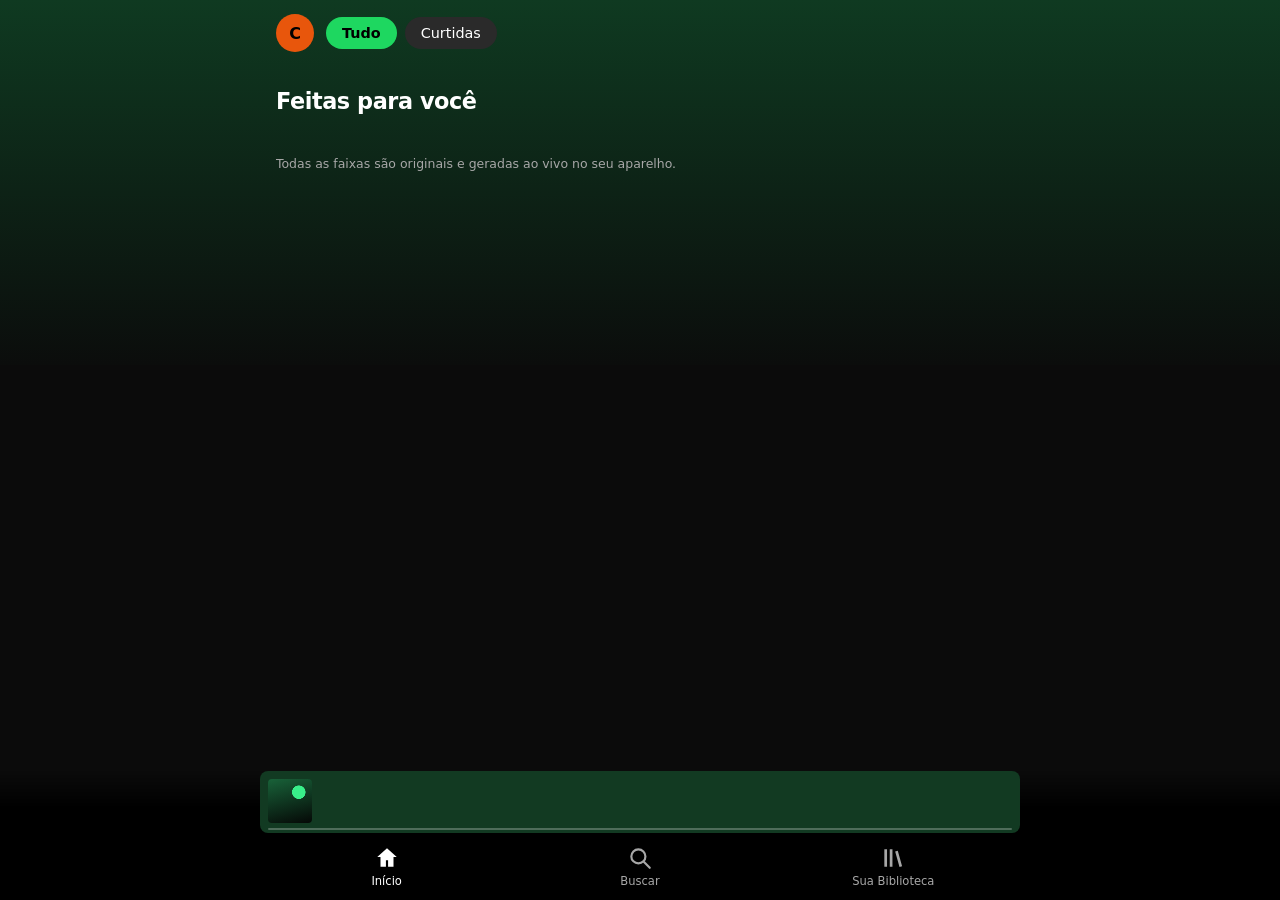
<file: index.html>
<!DOCTYPE html>
<html lang="pt-BR">
<head>
<meta charset="utf-8">
<meta name="viewport" content="width=device-width, initial-scale=1">
<title>Costafy</title>
<meta http-equiv="refresh" content="0;url=www/">
</head>
<body>
<p><a href="www/">Abrir o Costafy</a></p>
</body>
</html>
</file>
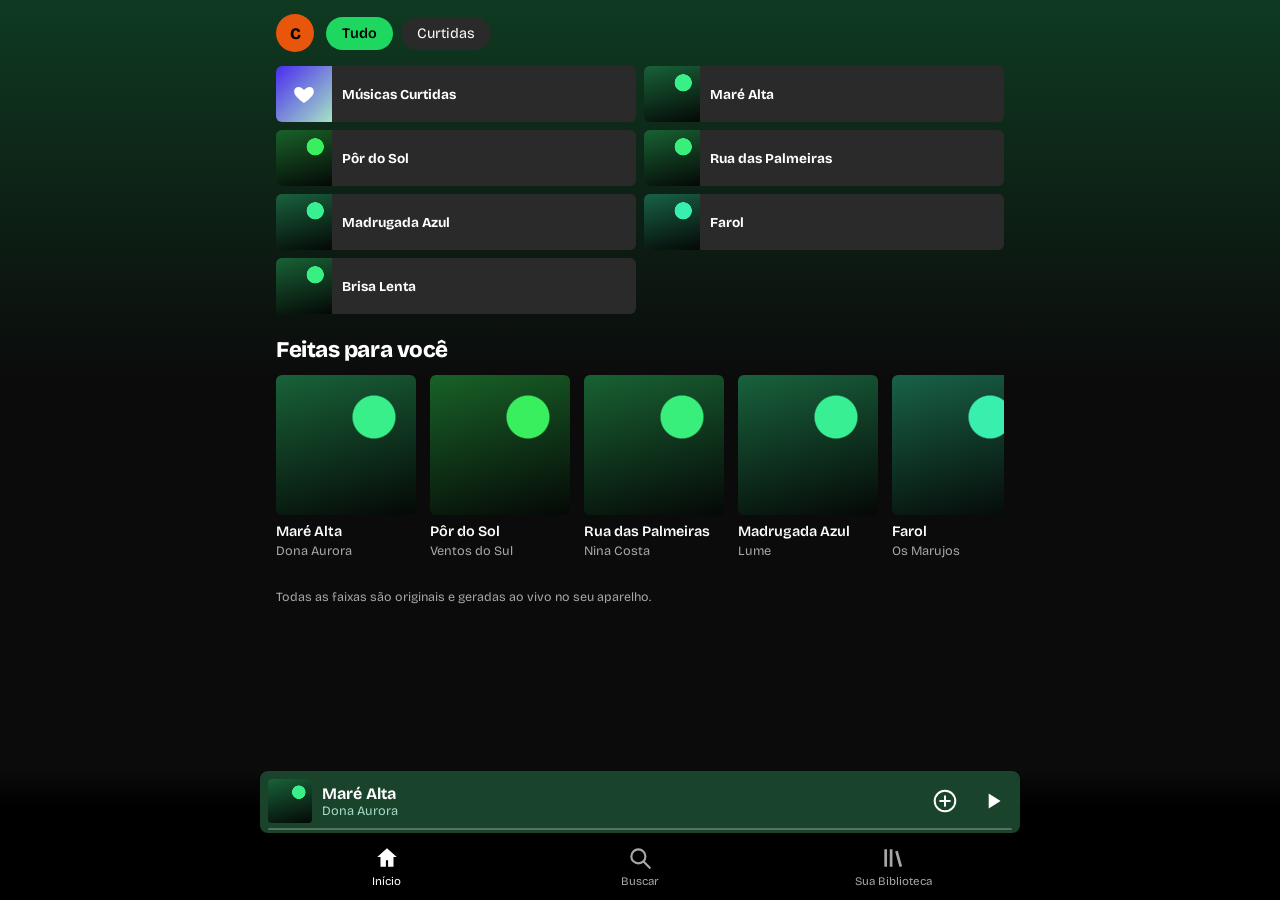
<file: www/index.html>
<!DOCTYPE html>
<html lang="pt-BR">
<head>
<meta charset="utf-8">
<meta name="viewport" content="width=device-width, initial-scale=1, viewport-fit=cover">
<title>Costafy</title>
<link rel="stylesheet" href="https://fonts.googleapis.com/css2?family=Bricolage+Grotesque:wght@400;600;800&display=swap">
<link rel="stylesheet" href="css/app.css">
</head>
<body>
<main class="wrap">
 <section id="v-home">
  <div class="topr"><div class="av">C</div><button class="chip" data-f="all" aria-pressed="true">Tudo</button><button class="chip" data-f="liked" aria-pressed="false">Curtidas</button></div>
  <div class="grid" id="grid"></div>
  <h2>Feitas para você</h2>
  <div class="hs" id="hs"></div>
  <p class="fine">Todas as faixas são originais e geradas ao vivo no seu aparelho.</p>
 </section>
 <section id="v-search" hidden><h2>Buscar</h2><input type="search" id="q" placeholder="O que você quer ouvir?" aria-label="Buscar"><div id="sl"></div></section>
 <section id="v-lib" hidden><h2>Sua Biblioteca</h2><div id="ll"></div></section>
</main>

<div class="dock">
 <div class="mini" id="mini">
  <div class="art" id="mart"></div>
  <div class="m"><b id="mt"></b><span id="ma"></span></div>
  <button class="ib" id="mlk" aria-label="Curtir"></button>
  <button class="ib" id="mpp" aria-label="Tocar"></button>
  <div class="mp"><i id="mpi"></i></div>
 </div>
 <nav>
  <button data-v="home" aria-current="true"><svg viewBox="0 0 24 24"><path d="M12 3l9 8h-3v9h-5v-6h-2v6H6v-9H3z"/></svg>Início</button>
  <button data-v="search"><svg viewBox="0 0 24 24"><circle cx="10.5" cy="10.5" r="6.5" fill="none" stroke="currentColor" stroke-width="2"/><path d="M15.5 15.5L21 21" stroke="currentColor" stroke-width="2" stroke-linecap="round"/></svg>Buscar</button>
  <button data-v="lib"><svg viewBox="0 0 24 24"><path d="M4 4h2.5v16H4zM9 4h2.5v16H9zM14 6l2.4-.6 4 14.2-2.4.6z"/></svg>Sua Biblioteca</button>
 </nav>
</div>

<div class="fp" id="fp" hidden>
 <div class="hd"><button class="ib" id="fc" aria-label="Fechar"><svg viewBox="0 0 24 24"><path d="M5 9l7 7 7-7" fill="none" stroke="currentColor" stroke-width="2.2" stroke-linecap="round" stroke-linejoin="round"/></svg></button><div>Tocando da playlist<b>Costafy Mix</b></div><span style="width:38px"></span></div>
 <div class="art cover" id="fart"></div>
 <div class="ti"><div><h1 id="ft"></h1><span id="fa"></span></div><button class="ib" id="flk" aria-label="Curtir"></button></div>
 <input type="range" id="sk" min="0" max="1000" value="0" aria-label="Posição">
 <div class="tm"><span id="tc">0:00</span><span id="td">0:00</span></div>
 <div class="ctl">
  <button class="ib" id="sh" aria-label="Aleatório"><svg viewBox="0 0 24 24"><path d="M3 6h3.5c3 0 4 2 5.5 6s2.5 6 5.5 6H21M3 18h3.5c1.5 0 2.6-.6 3.5-1.6M14 7.2c.9-.7 1.9-1.2 3.5-1.2H21M18.5 3L21.5 6l-3 3M18.5 15l3 3-3 3" fill="none" stroke="currentColor" stroke-width="2" stroke-linecap="round" stroke-linejoin="round"/></svg></button>
  <button class="ib" id="pv" aria-label="Anterior"><svg viewBox="0 0 24 24"><path d="M6 6h2v12H6zM20 6v12L9 12z"/></svg></button>
  <button class="ib big" id="fpp" aria-label="Tocar"></button>
  <button class="ib" id="nx" aria-label="Próxima"><svg viewBox="0 0 24 24"><path d="M16 6h2v12h-2zM4 6l11 6-11 6z"/></svg></button>
  <span style="width:38px"></span>
 </div>
 <canvas id="cv" width="640" height="56"></canvas>
 <div class="vr">Volume<input type="range" id="vo" min="0" max="100" value="70" aria-label="Volume"></div>
</div>

<script type="module" src="js/main.js"></script>
</body>
</html>
</file>
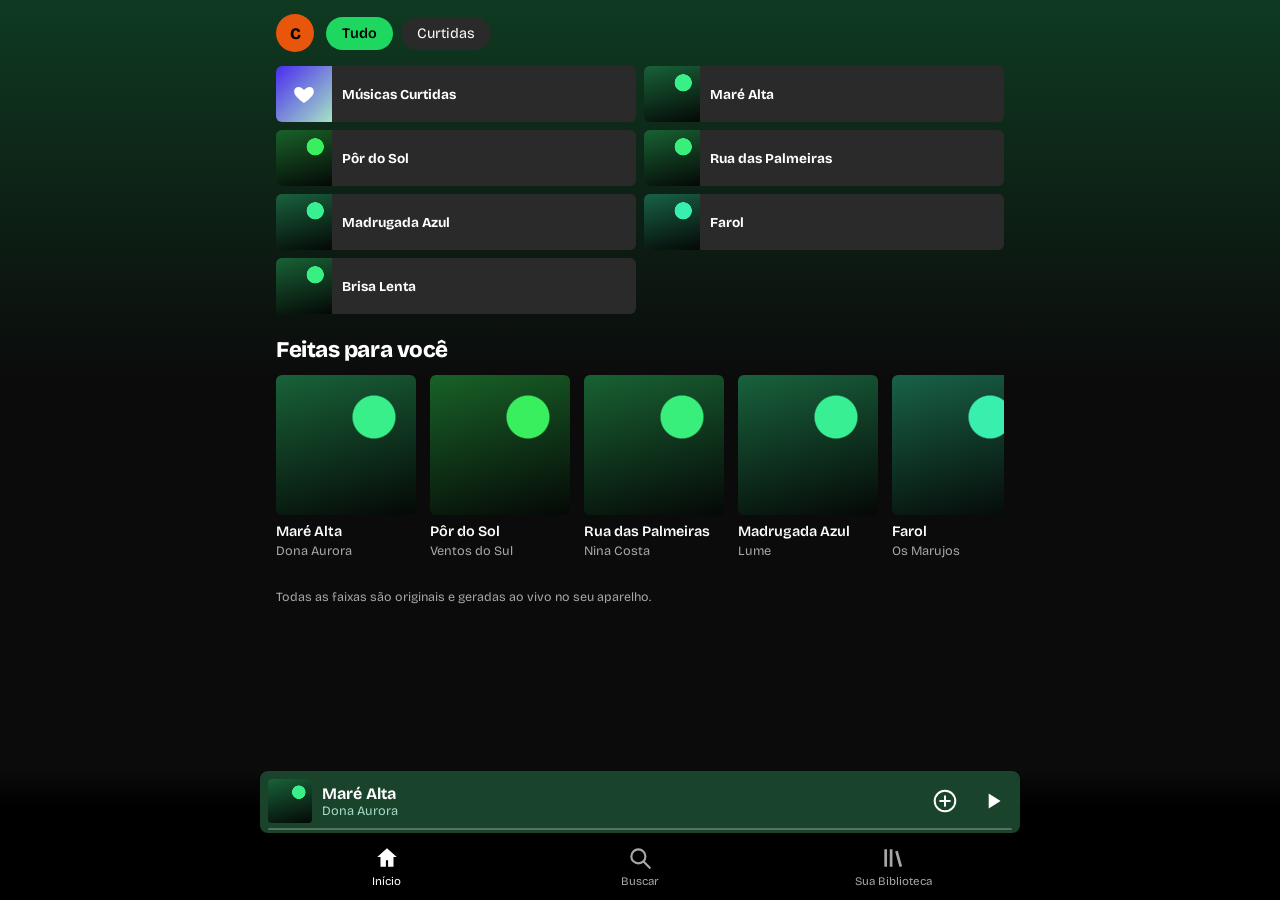
<file: legacy/costafy.html>
<!DOCTYPE html>
<html lang="pt-BR">
<head>
<meta charset="utf-8">
<meta name="viewport" content="width=device-width, initial-scale=1, viewport-fit=cover">
<title>Costafy</title>
<link rel="stylesheet" href="https://fonts.googleapis.com/css2?family=Bricolage+Grotesque:wght@400;600;800&display=swap">
<style>
:root{color-scheme:dark;--bg:#0b0b0b;--sf:#1c1c1c;--tx:#fff;--mu:#a7a7a7;--ln:#2c2c2c;--ac:#1ED760;--tint:#123a22;box-sizing:border-box;padding-top:env(safe-area-inset-top,0px);padding-bottom:env(safe-area-inset-bottom,0px)}
html{scroll-padding-top:env(safe-area-inset-top,0px)}
*,*::before,*::after{box-sizing:inherit}
[hidden]{display:none!important}
body{margin:0;background:linear-gradient(#0f3a21,var(--bg) 380px) no-repeat var(--bg);color:var(--tx);font-family:"Bricolage Grotesque",system-ui,sans-serif;padding-bottom:170px}
.wrap{max-width:760px;margin:0 auto;padding:0 16px}
h2{font-size:1.4rem;font-weight:800;letter-spacing:-.02em;margin:22px 0 12px}
button{font:inherit;color:inherit}
button:focus-visible,input:focus-visible{outline:2px solid var(--ac);outline-offset:2px}
.topr{display:flex;gap:8px;align-items:center;padding:14px 0}
.av{width:38px;height:38px;border-radius:50%;background:#e8560c;display:grid;place-items:center;font-weight:800;color:#000;margin-right:4px;flex:none}
.chip{border:0;background:#2a2a2a;border-radius:999px;padding:8px 16px;cursor:pointer;font-size:.9rem}
.chip[aria-pressed=true]{background:var(--ac);color:#000;font-weight:600}
.art{--h:200;aspect-ratio:1;flex:none;background:radial-gradient(circle at 70% 30%,hsl(calc(130 + var(--h) / 12) 85% 58%) 0 15%,transparent 16%),linear-gradient(165deg,hsl(calc(130 + var(--h) / 12) 60% 24%),#050806)}
.grid{display:grid;grid-template-columns:1fr 1fr;gap:8px}
.tile{display:flex;align-items:center;gap:10px;background:#2a2a2a;border-radius:6px;overflow:hidden;cursor:pointer;height:56px;padding:0;border:0;text-align:left;width:100%}
.tile .art{width:56px;height:56px}
.tile b{font-size:.85rem;font-weight:700;padding-right:8px;display:-webkit-box;-webkit-line-clamp:2;-webkit-box-orient:vertical;overflow:hidden}
.tile.on b{color:var(--ac)}
.lk{background:linear-gradient(135deg,#4a2cf0,#a6e3c4)!important;display:grid;place-items:center}
.lk svg{width:24px;height:24px;fill:#fff}
.hs{display:flex;gap:14px;overflow-x:auto;padding-bottom:6px}
.card{width:140px;flex:none;cursor:pointer;background:none;border:0;text-align:left;padding:0}
.card .art{width:140px;border-radius:6px}
.card b{display:block;margin-top:8px;font-size:.9rem;font-weight:600}
.card span,.row span{font-size:.8rem;color:var(--mu)}
.fine{color:var(--mu);font-size:.78rem;margin:24px 0}
input[type=search]{width:100%;background:#fff;border:0;color:#000;border-radius:6px;padding:12px 14px;font:inherit;font-weight:600;margin-bottom:12px}
.row{display:flex;align-items:center;gap:12px;padding:8px 0;cursor:pointer}
.row .art{width:52px;border-radius:4px}
.row .m{flex:1;min-width:0}
.row b{display:block;font-weight:600;white-space:nowrap;overflow:hidden;text-overflow:ellipsis}
.row.on b{color:var(--ac)}
.empty{color:var(--mu);padding:20px 0}
.ib{background:none;border:0;color:var(--mu);cursor:pointer;padding:6px;border-radius:50%;display:grid;place-items:center}
.ib svg{width:26px;height:26px;fill:currentColor}
.act{color:var(--ac)}
.dock{position:fixed;left:0;right:0;bottom:0;background:linear-gradient(transparent,#000 30%);padding:0 8px calc(6px + env(safe-area-inset-bottom,0px))}
.mini{position:relative;display:flex;align-items:center;gap:10px;background:var(--tint);border-radius:8px;padding:8px 8px 10px;max-width:760px;margin:0 auto 6px;cursor:pointer;overflow:hidden}
.mini .art{width:44px;border-radius:4px}
.mini .m{flex:1;min-width:0}
.mini b,.mini span{display:block;white-space:nowrap;overflow:hidden;text-overflow:ellipsis}
.mini span{font-size:.8rem;color:#cfe;opacity:.8}
.mini .ib{color:#fff}
.mp{position:absolute;left:8px;right:8px;bottom:3px;height:2px;background:rgba(255,255,255,.25);border-radius:2px}
.mp i{display:block;height:100%;width:0;background:#fff;border-radius:2px}
nav{display:flex;max-width:760px;margin:0 auto}
nav button{flex:1;background:none;border:0;display:flex;flex-direction:column;align-items:center;gap:3px;font-size:.72rem;color:var(--mu);padding:6px 0;cursor:pointer}
nav button svg{width:26px;height:26px;fill:currentColor}
nav button[aria-current=true]{color:#fff}
.fp{position:fixed;inset:0;z-index:9;background:linear-gradient(var(--tint),#121212 75%);padding:calc(14px + env(safe-area-inset-top,0px)) 24px calc(20px + env(safe-area-inset-bottom,0px));display:flex;flex-direction:column;overflow-y:auto}
.fp .hd{display:flex;align-items:center;justify-content:space-between;text-align:center;font-size:.8rem}
.fp .hd b{display:block;font-size:.95rem}
.fp .cover{width:min(100%,46vh,420px);align-self:center;margin:26px 0 22px;border-radius:8px;box-shadow:0 12px 40px rgba(0,0,0,.5)}
.fp .ti{display:flex;align-items:center;gap:12px}
.fp .ti div{flex:1;min-width:0}
.fp h1{margin:0;font-size:1.5rem;font-weight:800;letter-spacing:-.02em}
.fp .ti span{color:#cfd;opacity:.75}
.fp .ti .ib svg{width:34px;height:34px}
input[type=range]{width:100%;accent-color:#fff;margin:10px 0 0}
.tm{display:flex;justify-content:space-between;font-size:.75rem;color:#cfd;opacity:.75;font-variant-numeric:tabular-nums}
.ctl{display:flex;align-items:center;justify-content:space-between;margin:10px 0}
.ctl .ib{color:#fff}
.ctl .ib svg{width:32px;height:32px}
.big{background:#fff!important;color:#000!important;width:68px;height:68px}
.big svg{width:34px!important;height:34px!important}
canvas{width:100%;height:56px;display:block}
.vr{display:flex;align-items:center;gap:10px;font-size:.8rem;color:var(--mu)}
.vr input{margin:0}
</style>
</head>
<body>
<main class="wrap">
 <section id="v-home">
  <div class="topr"><div class="av">C</div><button class="chip" data-f="all" aria-pressed="true">Tudo</button><button class="chip" data-f="liked" aria-pressed="false">Curtidas</button></div>
  <div class="grid" id="grid"></div>
  <h2>Feitas para você</h2>
  <div class="hs" id="hs"></div>
  <p class="fine">Todas as faixas são originais e geradas ao vivo no seu aparelho.</p>
 </section>
 <section id="v-search" hidden><h2>Buscar</h2><input type="search" id="q" placeholder="O que você quer ouvir?" aria-label="Buscar"><div id="sl"></div></section>
 <section id="v-lib" hidden><h2>Sua Biblioteca</h2><div id="ll"></div></section>
</main>

<div class="dock">
 <div class="mini" id="mini">
  <div class="art" id="mart"></div>
  <div class="m"><b id="mt"></b><span id="ma"></span></div>
  <button class="ib" id="mlk" aria-label="Curtir"></button>
  <button class="ib" id="mpp" aria-label="Tocar"></button>
  <div class="mp"><i id="mpi"></i></div>
 </div>
 <nav>
  <button data-v="home" aria-current="true"><svg viewBox="0 0 24 24"><path d="M12 3l9 8h-3v9h-5v-6h-2v6H6v-9H3z"/></svg>Início</button>
  <button data-v="search"><svg viewBox="0 0 24 24"><circle cx="10.5" cy="10.5" r="6.5" fill="none" stroke="currentColor" stroke-width="2"/><path d="M15.5 15.5L21 21" stroke="currentColor" stroke-width="2" stroke-linecap="round"/></svg>Buscar</button>
  <button data-v="lib"><svg viewBox="0 0 24 24"><path d="M4 4h2.5v16H4zM9 4h2.5v16H9zM14 6l2.4-.6 4 14.2-2.4.6z"/></svg>Sua Biblioteca</button>
 </nav>
</div>

<div class="fp" id="fp" hidden>
 <div class="hd"><button class="ib" id="fc" aria-label="Fechar"><svg viewBox="0 0 24 24"><path d="M5 9l7 7 7-7" fill="none" stroke="currentColor" stroke-width="2.2" stroke-linecap="round" stroke-linejoin="round"/></svg></button><div>Tocando da playlist<b>Costafy Mix</b></div><span style="width:38px"></span></div>
 <div class="art cover" id="fart"></div>
 <div class="ti"><div><h1 id="ft"></h1><span id="fa"></span></div><button class="ib" id="flk" aria-label="Curtir"></button></div>
 <input type="range" id="sk" min="0" max="1000" value="0" aria-label="Posição">
 <div class="tm"><span id="tc">0:00</span><span id="td">0:00</span></div>
 <div class="ctl">
  <button class="ib" id="sh" aria-label="Aleatório"><svg viewBox="0 0 24 24"><path d="M3 6h3.5c3 0 4 2 5.5 6s2.5 6 5.5 6H21M3 18h3.5c1.5 0 2.6-.6 3.5-1.6M14 7.2c.9-.7 1.9-1.2 3.5-1.2H21M18.5 3L21.5 6l-3 3M18.5 15l3 3-3 3" fill="none" stroke="currentColor" stroke-width="2" stroke-linecap="round" stroke-linejoin="round"/></svg></button>
  <button class="ib" id="pv" aria-label="Anterior"><svg viewBox="0 0 24 24"><path d="M6 6h2v12H6zM20 6v12L9 12z"/></svg></button>
  <button class="ib big" id="fpp" aria-label="Tocar"></button>
  <button class="ib" id="nx" aria-label="Próxima"><svg viewBox="0 0 24 24"><path d="M16 6h2v12h-2zM4 6l11 6-11 6z"/></svg></button>
  <span style="width:38px"></span>
 </div>
 <canvas id="cv" width="640" height="56"></canvas>
 <div class="vr">Volume<input type="range" id="vo" min="0" max="100" value="70" aria-label="Volume"></div>
</div>

<script>
const $=s=>document.querySelector(s);
function mul(a){return()=>{a|=0;a=a+0x6D2B79F5|0;let t=Math.imul(a^a>>>15,1|a);t=t+Math.imul(t^t>>>7,61|t)^t;return((t^t>>>14)>>>0)/4294967296}}
const SC={pm:[0,3,5,7,10],pM:[0,2,4,7,9]},PR={pm:[0,5,3,7],pM:[0,9,4,7]};
const T=[
{n:"Maré Alta",a:"Dona Aurora",b:92,r:57,s:"pm",w:"triangle",h:195,k:1,x:0,d:3},
{n:"Pôr do Sol",a:"Ventos do Sul",b:104,r:60,s:"pM",w:"sine",h:28,k:0,x:1,d:7},
{n:"Rua das Palmeiras",a:"Nina Costa",b:118,r:62,s:"pM",w:"square",h:140,k:1,x:1,d:11},
{n:"Madrugada Azul",a:"Lume",b:72,r:55,s:"pm",w:"sine",h:235,k:0,x:0,d:5},
{n:"Farol",a:"Os Marujos",b:126,r:57,s:"pm",w:"sawtooth",h:340,k:1,x:1,d:19},
{n:"Brisa Lenta",a:"Tom Costa",b:84,r:59,s:"pM",w:"triangle",h:170,k:0,x:1,d:23}
];
T.forEach(t=>{const sc=SC[t.s],ex=[...sc,...sc.map(x=>x+12),24],r=mul(t.d);let i=5;t.m=[];for(let k=0;k<64;k++){i=Math.max(0,Math.min(ex.length-1,i+Math.floor(r()*5)-2));t.m.push(r()<.35?null:ex[i])}t.sd=30/t.b;t.steps=Math.round(88/t.sd/16)*16;t.dur=t.steps*t.sd});

let ctx,master,an,bus,nb,cur=0,started=false,playing=false,step=0,base=0,t0=0,nt=0,drag=false,shuf=false,filt="all",query="",view="home";
let liked=new Set();try{liked=new Set(JSON.parse(localStorage.getItem("costafy-likes")||"[]"))}catch(e){}
const saveL=()=>{try{localStorage.setItem("costafy-likes",JSON.stringify([...liked]))}catch(e){}};
const f=m=>440*Math.pow(2,(m-69)/12);
const fmt=s=>{s=Math.max(0,Math.floor(s));return Math.floor(s/60)+":"+String(s%60).padStart(2,"0")};
const IP='<svg viewBox="0 0 24 24"><path d="M8 5v14l11-7z"/></svg>',IPA='<svg viewBox="0 0 24 24"><path d="M6 5h4v14H6zM14 5h4v14h-4z"/></svg>';
const CK=on=>on?'<svg viewBox="0 0 24 24"><circle cx="12" cy="12" r="10" fill="#1ED760"/><path d="M7.5 12.5l3 3 6-6.5" stroke="#000" stroke-width="2.2" fill="none" stroke-linecap="round" stroke-linejoin="round"/></svg>':'<svg viewBox="0 0 24 24"><circle cx="12" cy="12" r="9.5" fill="none" stroke="currentColor" stroke-width="1.8"/><path d="M12 7.5v9M7.5 12h9" stroke="currentColor" stroke-width="1.8" stroke-linecap="round"/></svg>';
const HEART='<svg viewBox="0 0 24 24"><path d="M12 21s-7-4.4-9.3-9C1.2 8.6 3 5 6.5 5c2 0 3.5 1.2 5.5 3 2-1.8 3.5-3 5.5-3C21 5 22.8 8.6 21.3 12 19 16.6 12 21 12 21z"/></svg>';

function init(){if(ctx)return;ctx=new (window.AudioContext||window.webkitAudioContext)();master=ctx.createGain();master.gain.value=$("#vo").value/100;an=ctx.createAnalyser();an.fftSize=512;master.connect(an);an.connect(ctx.destination);
nb=ctx.createBuffer(1,ctx.sampleRate*.1,ctx.sampleRate);const d=nb.getChannelData(0);for(let i=0;i<d.length;i++)d[i]=Math.random()*2-1;setInterval(tick,60)}
function tone(fr,t,d,type,v){const o=ctx.createOscillator(),g=ctx.createGain();o.type=type;o.frequency.value=fr;g.gain.setValueAtTime(0,t);g.gain.linearRampToValueAtTime(v,t+.012);g.gain.exponentialRampToValueAtTime(.0001,t+d);o.connect(g);g.connect(bus);o.start(t);o.stop(t+d+.05)}
function kick(t){const o=ctx.createOscillator(),g=ctx.createGain();o.frequency.setValueAtTime(130,t);o.frequency.exponentialRampToValueAtTime(40,t+.12);g.gain.setValueAtTime(.5,t);g.gain.exponentialRampToValueAtTime(.001,t+.18);o.connect(g);g.connect(bus);o.start(t);o.stop(t+.2)}
function hat(t){const s=ctx.createBufferSource(),h=ctx.createBiquadFilter(),g=ctx.createGain();s.buffer=nb;h.type="highpass";h.frequency.value=7000;g.gain.setValueAtTime(.08,t);g.gain.exponentialRampToValueAtTime(.001,t+.05);s.connect(h);h.connect(g);g.connect(bus);s.start(t);s.stop(t+.06)}
function tick(){if(!playing)return;const t=T[cur];while(nt<ctx.currentTime+.3&&step<t.steps){const s=step,m=t.m[s%64];if(m!=null)tone(f(t.r+12+m),nt,t.sd*1.8,t.w,t.w=="sine"?.22:.1);if(s%2==0)tone(f(t.r-12+PR[t.s][(s>>4)%4]),nt,t.sd*3.5,"sine",.32);if(t.k&&s%4==0)kick(nt);if(t.x&&s%2==1)hat(nt);nt+=t.sd;step++}}
function start(i,at=0){init();cur=i;started=true;const t=T[i];step=Math.round(at/t.sd);base=step*t.sd;if(bus){const b=bus;b.gain.setTargetAtTime(0,ctx.currentTime,.02);setTimeout(()=>b.disconnect(),400)}bus=ctx.createGain();bus.connect(master);nt=ctx.currentTime+.06;t0=nt;playing=true;ctx.resume();ui()}
function toggle(){if(!started)return start(cur);if(playing){ctx.suspend();playing=false}else{ctx.resume();playing=true}ui()}
function go(d){let n;if(shuf&&T.length>1){do{n=Math.floor(Math.random()*T.length)}while(n==cur)}else n=(cur+d+T.length)%T.length;start(n)}
const el=()=>started?Math.min(T[cur].dur,Math.max(0,base+ctx.currentTime-t0)):0;
const hue=t=>130+t.h/12;
const like=i=>{liked.has(i)?liked.delete(i):liked.add(i);saveL();ui()};

function row(t,i){return `<div class="row${i==cur&&started?" on":""}" data-i="${i}"><div class="art" style="--h:${t.h}"></div><div class="m"><b>${t.n}</b><span>${t.a}</span></div><button class="ib" data-l="${i}" aria-label="Curtir ${t.n}">${CK(liked.has(i))}</button></div>`}
function render(){
 const L=T.map((t,i)=>i).filter(i=>filt=="all"||liked.has(i));
 $("#grid").innerHTML=`<button class="tile" data-v="lib"><div class="art lk">${HEART}</div><b>Músicas Curtidas</b></button>`+L.map(i=>`<button class="tile${i==cur&&started?" on":""}" data-i="${i}"><div class="art" style="--h:${T[i].h}"></div><b>${T[i].n}</b></button>`).join("");
 $("#hs").innerHTML=T.map((t,i)=>`<button class="card" data-i="${i}"><div class="art" style="--h:${t.h}"></div><b>${t.n}</b><span>${t.a}</span></button>`).join("");
 const s=T.map((t,i)=>i).filter(i=>(T[i].n+" "+T[i].a).toLowerCase().includes(query));
 $("#sl").innerHTML=s.length?s.map(i=>row(T[i],i)).join(""):'<p class="empty">Nenhum resultado. Tente outro nome de música ou artista.</p>';
 const l=[...liked].sort();$("#ll").innerHTML=l.length?l.map(i=>row(T[i],i)).join(""):'<p class="empty">Sua biblioteca está vazia. Toque no + de uma música para salvar.</p>'}
function ui(){const t=T[cur],pi=playing?IPA:IP,lab=playing?"Pausar":"Tocar";
 document.documentElement.style.setProperty("--tint",`hsl(${hue(t)} 45% 18%)`);
 ["#mart","#fart"].forEach(s=>$(s).style.setProperty("--h",t.h));
 $("#mt").textContent=t.n;$("#ma").textContent=t.a;$("#ft").textContent=t.n;$("#fa").textContent=t.a;$("#td").textContent=fmt(t.dur);
 ["#mpp","#fpp"].forEach(s=>{$(s).innerHTML=pi;$(s).setAttribute("aria-label",lab)});
 ["#mlk","#flk"].forEach(s=>$(s).innerHTML=CK(liked.has(cur)));
 $("#sh").classList.toggle("act",shuf);$("#sh").style.color=shuf?"#1ED760":"";render()}
function show(v){view=v;["home","search","lib"].forEach(x=>$("#v-"+x).hidden=x!=v);document.querySelectorAll("nav button").forEach(b=>b.setAttribute("aria-current",b.dataset.v==v));scrollTo(0,0)}

document.addEventListener("click",e=>{
 const l=e.target.closest("[data-l]");if(l)return like(+l.dataset.l);
 const v=e.target.closest("[data-v]");if(v)return show(v.dataset.v);
 const c=e.target.closest("[data-f]");if(c){filt=c.dataset.f;document.querySelectorAll(".chip").forEach(x=>x.setAttribute("aria-pressed",x==c));return render()}
 const r=e.target.closest("[data-i]");if(r)return start(+r.dataset.i)});
$("#mini").onclick=e=>{if(!e.target.closest("button"))$("#fp").hidden=false};
$("#fc").onclick=()=>$("#fp").hidden=true;
$("#mpp").onclick=$("#fpp").onclick=toggle;
$("#mlk").onclick=$("#flk").onclick=()=>like(cur);
$("#nx").onclick=()=>go(1);$("#pv").onclick=()=>{if(started&&el()>3)start(cur);else go(-1)};
$("#sh").onclick=()=>{shuf=!shuf;ui()};
$("#q").oninput=e=>{query=e.target.value.toLowerCase().trim();render()};
$("#vo").oninput=e=>{if(master)master.gain.value=e.target.value/100};
$("#sk").addEventListener("input",()=>{drag=true});
$("#sk").addEventListener("change",e=>{drag=false;if(started)start(cur,e.target.value/1000*T[cur].dur)});

const cv=$("#cv"),cx=cv.getContext("2d"),buf=new Uint8Array(256);
function frame(){requestAnimationFrame(frame);const t=T[cur],e=el();
 $("#mpi").style.width=started?e/t.dur*100+"%":"0";
 if(started&&playing&&e>=t.dur-.05)go(1);
 if($("#fp").hidden)return;
 $("#tc").textContent=fmt(e);if(!drag)$("#sk").value=started?e/t.dur*1000:0;
 cx.clearRect(0,0,640,56);cx.beginPath();cx.lineWidth=3;cx.lineCap="round";cx.strokeStyle="#1ED760";
 if(an&&playing)an.getByteTimeDomainData(buf);else buf.fill(128);
 for(let i=0;i<256;i++){const x=i/255*640,y=28+(buf[i]-128)/128*26;i?cx.lineTo(x,y):cx.moveTo(x,y)}cx.stroke()}
ui();frame();
</script>
</body>
</html>
</file>
<file: www/css/app.css>
:root{color-scheme:dark;--bg:#0b0b0b;--sf:#1c1c1c;--tx:#fff;--mu:#a7a7a7;--ln:#2c2c2c;--ac:#1ED760;--tint:#123a22;box-sizing:border-box;padding-top:env(safe-area-inset-top,0px);padding-bottom:env(safe-area-inset-bottom,0px)}
html{scroll-padding-top:env(safe-area-inset-top,0px)}
*,*::before,*::after{box-sizing:inherit}
[hidden]{display:none!important}
body{margin:0;background:linear-gradient(#0f3a21,var(--bg) 380px) no-repeat var(--bg);color:var(--tx);font-family:"Bricolage Grotesque",system-ui,sans-serif;padding-bottom:170px}
.wrap{max-width:760px;margin:0 auto;padding:0 16px}
h2{font-size:1.4rem;font-weight:800;letter-spacing:-.02em;margin:22px 0 12px}
button{font:inherit;color:inherit}
button:focus-visible,input:focus-visible{outline:2px solid var(--ac);outline-offset:2px}
.topr{display:flex;gap:8px;align-items:center;padding:14px 0}
.av{width:38px;height:38px;border-radius:50%;background:#e8560c;display:grid;place-items:center;font-weight:800;color:#000;margin-right:4px;flex:none}
.chip{border:0;background:#2a2a2a;border-radius:999px;padding:8px 16px;cursor:pointer;font-size:.9rem}
.chip[aria-pressed=true]{background:var(--ac);color:#000;font-weight:600}
.art{--h:200;aspect-ratio:1;flex:none;background:radial-gradient(circle at 70% 30%,hsl(calc(130 + var(--h) / 12) 85% 58%) 0 15%,transparent 16%),linear-gradient(165deg,hsl(calc(130 + var(--h) / 12) 60% 24%),#050806)}
.grid{display:grid;grid-template-columns:1fr 1fr;gap:8px}
.tile{display:flex;align-items:center;gap:10px;background:#2a2a2a;border-radius:6px;overflow:hidden;cursor:pointer;height:56px;padding:0;border:0;text-align:left;width:100%}
.tile .art{width:56px;height:56px}
.tile b{font-size:.85rem;font-weight:700;padding-right:8px;display:-webkit-box;-webkit-line-clamp:2;-webkit-box-orient:vertical;overflow:hidden}
.tile.on b{color:var(--ac)}
.lk{background:linear-gradient(135deg,#4a2cf0,#a6e3c4)!important;display:grid;place-items:center}
.lk svg{width:24px;height:24px;fill:#fff}
.hs{display:flex;gap:14px;overflow-x:auto;padding-bottom:6px}
.card{width:140px;flex:none;cursor:pointer;background:none;border:0;text-align:left;padding:0}
.card .art{width:140px;border-radius:6px}
.card b{display:block;margin-top:8px;font-size:.9rem;font-weight:600}
.card span,.row span{font-size:.8rem;color:var(--mu)}
.fine{color:var(--mu);font-size:.78rem;margin:24px 0}
input[type=search]{width:100%;background:#fff;border:0;color:#000;border-radius:6px;padding:12px 14px;font:inherit;font-weight:600;margin-bottom:12px}
.row{display:flex;align-items:center;gap:12px;padding:8px 0;cursor:pointer}
.row .art{width:52px;border-radius:4px}
.row .m{flex:1;min-width:0}
.row b{display:block;font-weight:600;white-space:nowrap;overflow:hidden;text-overflow:ellipsis}
.row.on b{color:var(--ac)}
.empty{color:var(--mu);padding:20px 0}
.ib{background:none;border:0;color:var(--mu);cursor:pointer;padding:6px;border-radius:50%;display:grid;place-items:center}
.ib svg{width:26px;height:26px;fill:currentColor}
.act{color:var(--ac)}
.dock{position:fixed;left:0;right:0;bottom:0;background:linear-gradient(transparent,#000 30%);padding:0 8px calc(6px + env(safe-area-inset-bottom,0px))}
.mini{position:relative;display:flex;align-items:center;gap:10px;background:var(--tint);border-radius:8px;padding:8px 8px 10px;max-width:760px;margin:0 auto 6px;cursor:pointer;overflow:hidden}
.mini .art{width:44px;border-radius:4px}
.mini .m{flex:1;min-width:0}
.mini b,.mini span{display:block;white-space:nowrap;overflow:hidden;text-overflow:ellipsis}
.mini span{font-size:.8rem;color:#cfe;opacity:.8}
.mini .ib{color:#fff}
.mp{position:absolute;left:8px;right:8px;bottom:3px;height:2px;background:rgba(255,255,255,.25);border-radius:2px}
.mp i{display:block;height:100%;width:0;background:#fff;border-radius:2px}
nav{display:flex;max-width:760px;margin:0 auto}
nav button{flex:1;background:none;border:0;display:flex;flex-direction:column;align-items:center;gap:3px;font-size:.72rem;color:var(--mu);padding:6px 0;cursor:pointer}
nav button svg{width:26px;height:26px;fill:currentColor}
nav button[aria-current=true]{color:#fff}
.fp{position:fixed;inset:0;z-index:9;background:linear-gradient(var(--tint),#121212 75%);padding:calc(14px + env(safe-area-inset-top,0px)) 24px calc(20px + env(safe-area-inset-bottom,0px));display:flex;flex-direction:column;overflow-y:auto}
.fp .hd{display:flex;align-items:center;justify-content:space-between;text-align:center;font-size:.8rem}
.fp .hd b{display:block;font-size:.95rem}
.fp .cover{width:min(100%,46vh,420px);align-self:center;margin:26px 0 22px;border-radius:8px;box-shadow:0 12px 40px rgba(0,0,0,.5)}
.fp .ti{display:flex;align-items:center;gap:12px}
.fp .ti div{flex:1;min-width:0}
.fp h1{margin:0;font-size:1.5rem;font-weight:800;letter-spacing:-.02em}
.fp .ti span{color:#cfd;opacity:.75}
.fp .ti .ib svg{width:34px;height:34px}
input[type=range]{width:100%;accent-color:#fff;margin:10px 0 0}
.tm{display:flex;justify-content:space-between;font-size:.75rem;color:#cfd;opacity:.75;font-variant-numeric:tabular-nums}
.ctl{display:flex;align-items:center;justify-content:space-between;margin:10px 0}
.ctl .ib{color:#fff}
.ctl .ib svg{width:32px;height:32px}
.big{background:#fff!important;color:#000!important;width:68px;height:68px}
.big svg{width:34px!important;height:34px!important}
canvas{width:100%;height:56px;display:block}
.vr{display:flex;align-items:center;gap:10px;font-size:.8rem;color:var(--mu)}
.vr input{margin:0}
</file>
